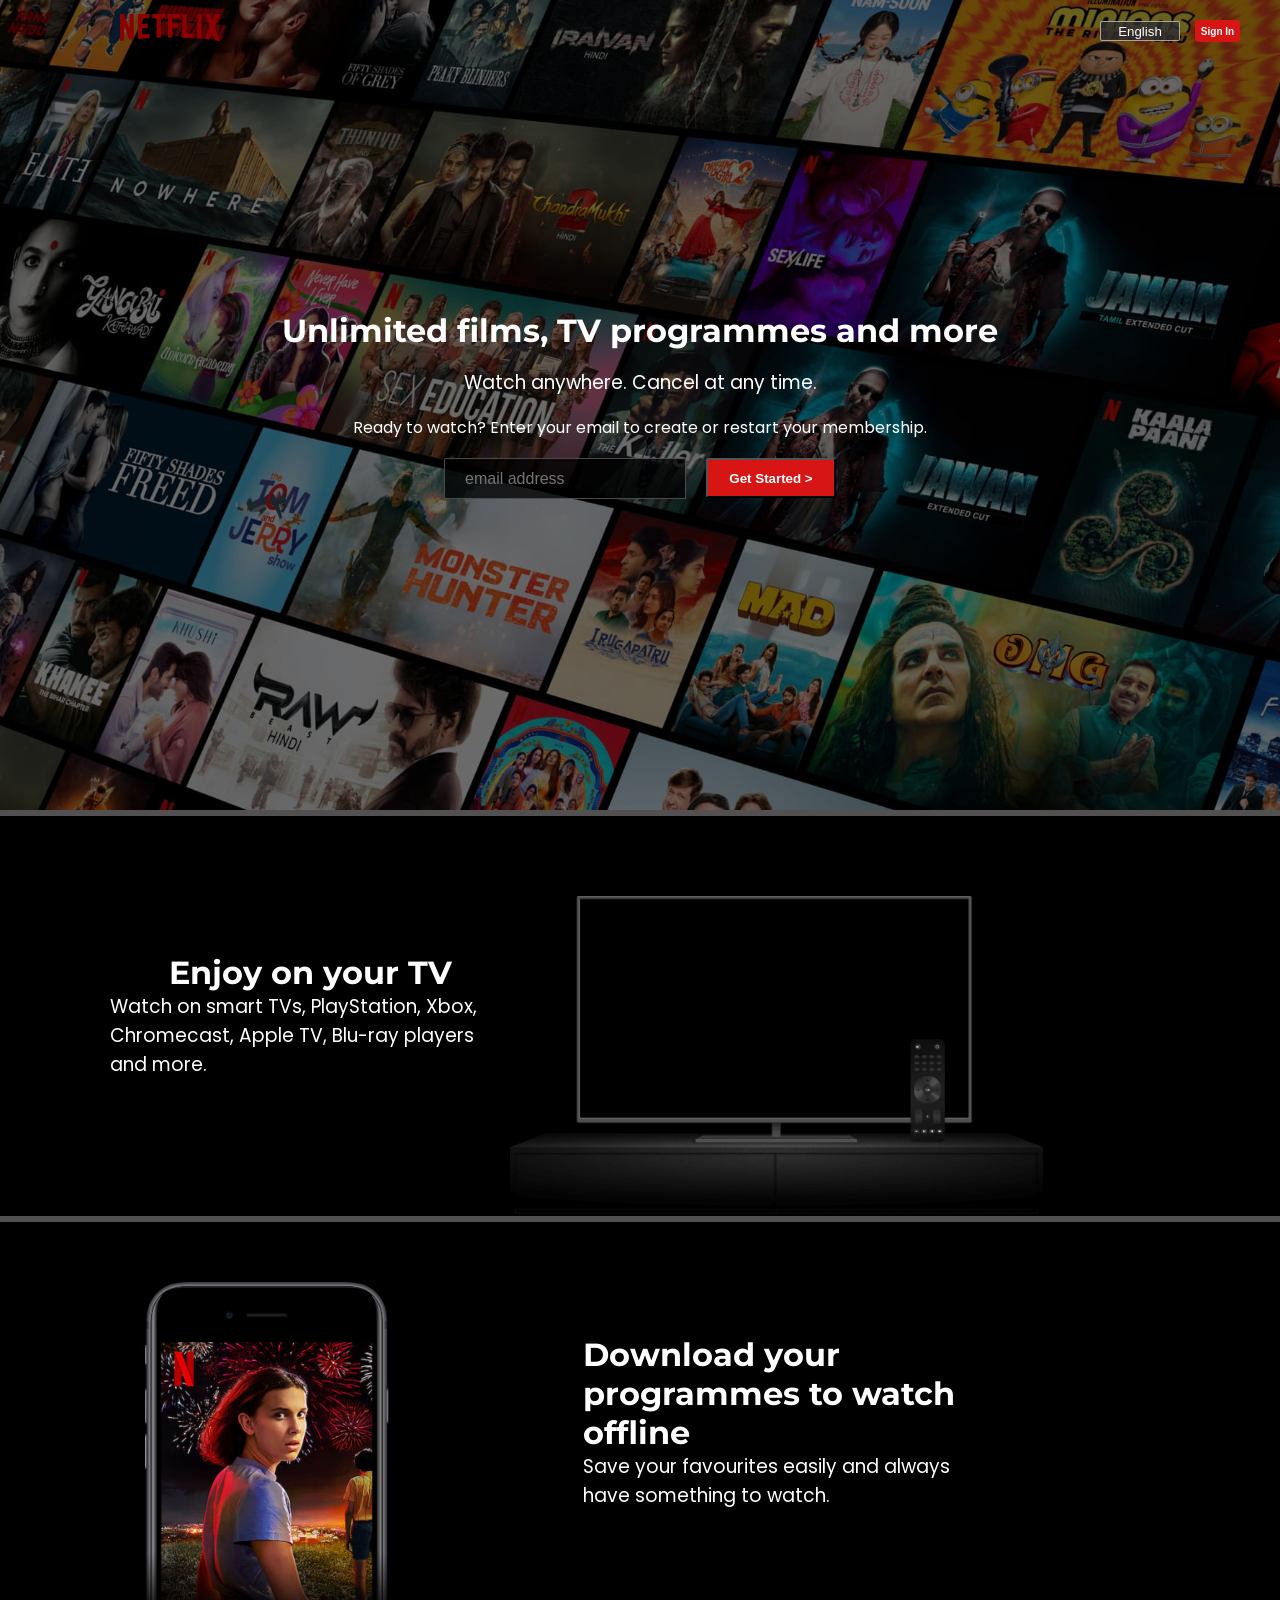
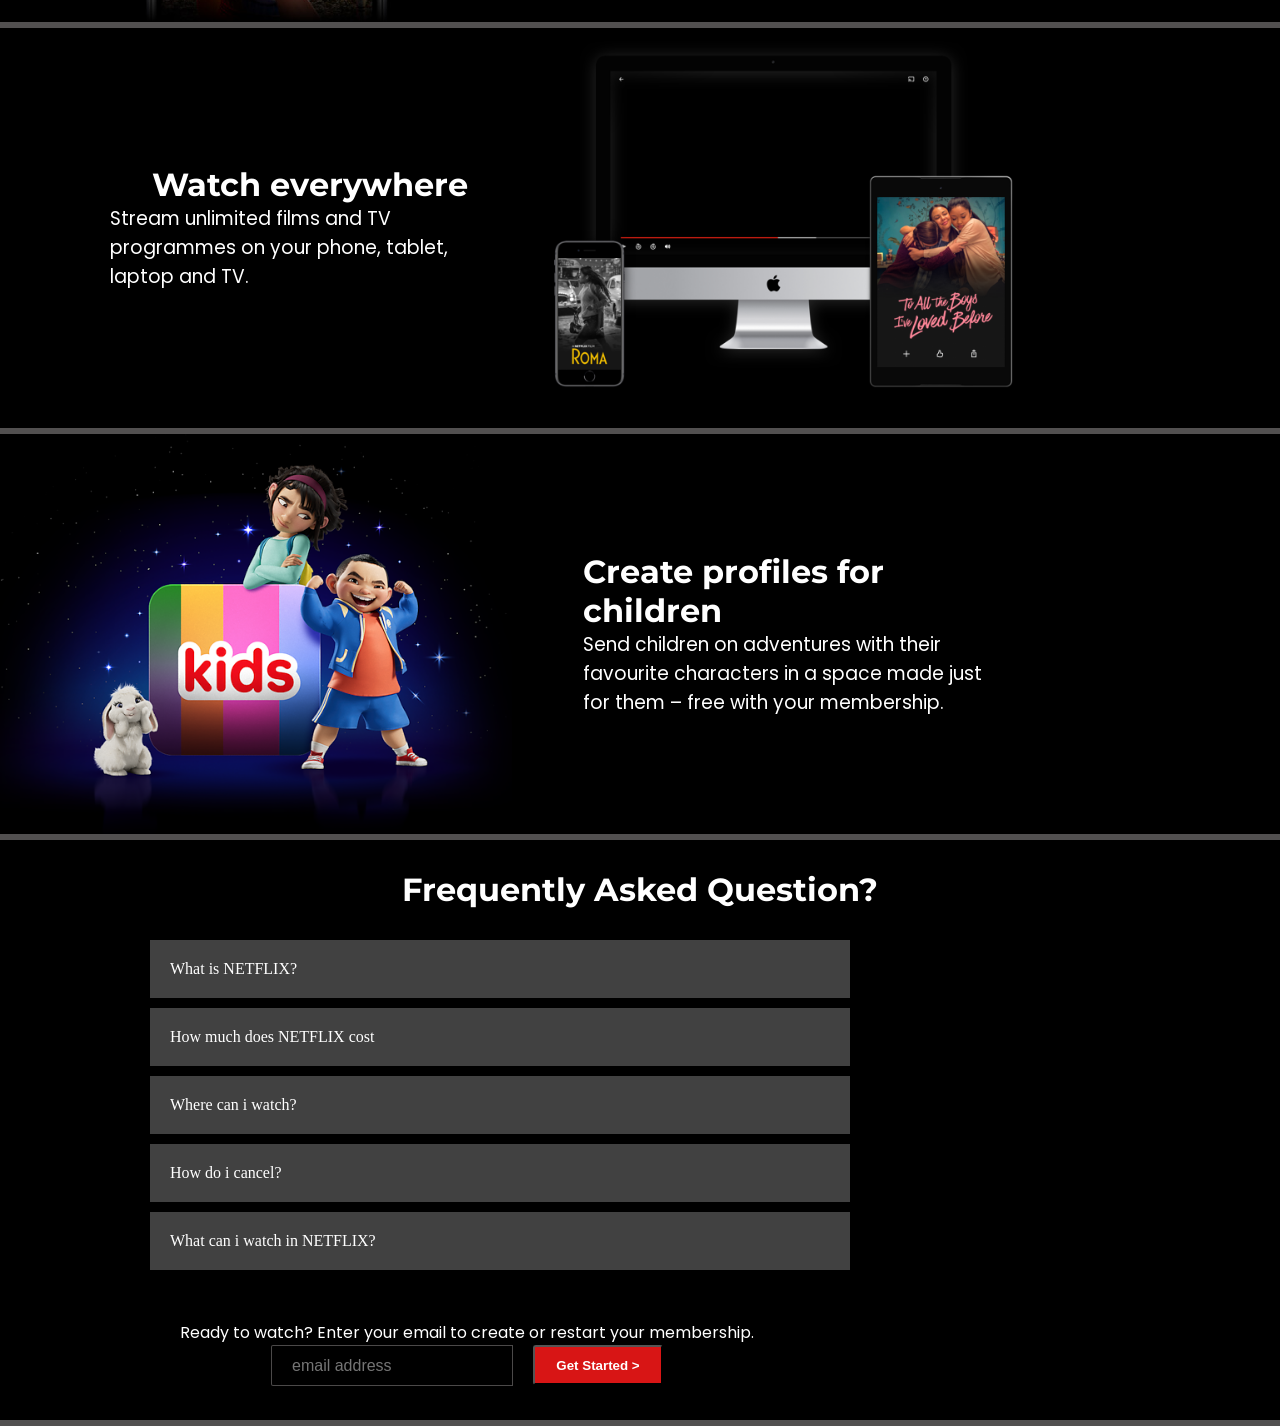
<file: netflix.html>
<!DOCTYPE html>
<html lang="en">

<head>
    <meta charset="UTF-8">
    <meta name="viewport" content="width=device-width, initial-scale=1.0">
    <title>NETFLIX</title>
    <link rel="stylesheet" href="style.css">
    <style>
        @import url('https://fonts.googleapis.com/css2?family=Bebas+Neue&display=swap');
        @import url('https://fonts.googleapis.com/css2?family=Poppins:ital,wght@0,100;0,200;0,300;0,400;0,500;0,600;0,700;0,800;0,900;1,100;1,200;1,300;1,400;1,500;1,600;1,700;1,800;1,900&display=swap');
    </style>
    <style>
        @import url('https://fonts.googleapis.com/css2?family=Montserrat:ital,wght@0,100..900;1,100..900&display=swap');
    </style>
</head>

<body>
    <div class="main">
        <div class="box">
            <h1>
                Unlimited films, TV programmes and more</h1>
            <h3>Watch anywhere. Cancel at any time.</h3>
            <h4>Ready to watch? Enter your email to create or restart your membership.</h4>
            <div class="email-container">
                <input class="email" type="email" placeholder="email address">
                <button
                    style=" background-color: rgb(216, 21, 21); color: white; font-weight: bold; border-radius: 3px;width: 130px; height: 40px;">Get
                    Started ></button>
            </div>
        </div>
        <div class="nav">
            <img class="logo" src="/gitdemo2.0/media/images/logo.svg" alt="">
            <div class="butt">
                <button
                    style="background-color: rgba(48, 48, 48, 0.819); color: white; height: 20px; width: 80px; border: 0.6px solid rgba(255, 255, 255, 0.556); border-radius: 2px;">English</button>
                <button
                    style="background-color: rgb(216, 21, 21); color: white; height: 22px; width: 45px; font-size: 10px; border-radius: 4px; font-weight: bold; border: none;">Sign
                    In</button>
            </div>
        </div>
    </div>
    <div class="body1">
        <div class="para">
            <h1>Enjoy on your TV</h1>
            <h3>Watch on smart TVs, PlayStation, Xbox, Chromecast, Apple TV, Blu-ray players and more.</h3>
        </div>
        <img class="tv" src="/gitdemo2.0/media/images/tv.png" alt="">
    </div>
    <div class="body2">
        <img src="/gitdemo2.0/media/images/mobile-0819.jpg" alt="">
        <div class="para1">
            <h1>Download your programmes to watch offline</h1>
            <h3>Save your favourites easily and always have something to watch.</h3>
        </div>
    </div>
    <div class="body3">
        <div class="para2">
            <h1>Watch everywhere</h1>
            <h3>Stream unlimited films and TV programmes on your phone, tablet, laptop and TV.</h3>
        </div>
        <img class="tv" src="/gitdemo2.0/media/images/device-pile.png" alt="">
    </div>
    <div class="body2">
        <img src="/gitdemo2.0/media/images/kids.png" alt="">
        <div class="para1">
            <h1>Create profiles for children</h1>
            <h3>Send children on adventures with their favourite characters in a space made just for them – free with
                your membership.</h3>
        </div>
    </div>
    <div class="body4">
        <h1>Frequently Asked Question?</h1>
        <div class="para5">
            <div class="paraa">What is NETFLIX?</div>
            <div class="paraa">How much does NETFLIX cost</div>
            <div class="paraa">Where can i watch?</div>
            <div class="paraa">How do i cancel?</div>
            <div class="paraa">What can i watch in NETFLIX?</div>
        </div>
        <div class="box2">
            <h4>Ready to watch? Enter your email to create or restart your membership.</h4>
            <div class="email-container">
                <input class="email" type="email" placeholder="email address">
                <button
                    style=" background-color: rgb(216, 21, 21); color: white; font-weight: bold; border-radius: 3px;width: 130px; height: 40px;">Get
                    Started ></button>
            </div>
        </div>
    </div>

</body>

</html>
</file>
<file: style.css>
@import url('https://fonts.googleapis.com/css2?family=Bebas+Neue&display=swap');
@import url('https://fonts.googleapis.com/css2?family=Montserrat:ital,wght@0,100..900;1,100..900&display=swap');
@import url('https://fonts.googleapis.com/css2?family=Poppins:ital,wght@0,100;0,200;0,300;0,400;0,500;0,600;0,700;0,800;0,900;1,100;1,200;1,300;1,400;1,500;1,600;1,700;1,800;1,900&display=swap');

* {
    margin: 0;
    padding: 0;
}

html {
    background-color: black;
}

.main {
    background-image: url("/gitdemo2.0/media/images/bg.jpg");
    height: 90vh;
    background-position: center;
    background-repeat: no-repeat;
    background-size: cover;
    position: relative;

}

.logo {
    width: 100px;
    padding-left: 120px;
    padding-top: 14px;
}

.box {
    background-color: rgba(0, 0, 0, 0.447);
    height: 90vh;
    width: 100%;
    display: flex;
    flex-direction: column;
    justify-content: center;
    align-items: center;
    position: absolute;
    gap: 18px;

}

h1 {
    color: white;
    display: flex;
    font-weight: 900;
    font-family: "Montserrat", sans-serif;
    font-optical-sizing: auto;
    font-weight: bold;
    font-style: normal;

}

h3,
h4 {
    color: white;
    font-family: "Poppins", sans-serif;
    font-optical-sizing: auto;
    font-weight: 400;
    font-style: normal;
}

.email {
    flex: 1;
    padding: 16px 20px;
    font-size: 16px;
    border: none;
    outline: none;
    border-radius: 2px 0 0 2px;
    background-color: rgba(0, 0, 0, 0.749);
    color: white;
    border: 1px solid rgba(92, 90, 90, 0.818);
    height: 7px;
    /* width: 350px;
    height: 35px; */
}

.email-container {
    display: flex;
    gap: 20px;

    /* max-width: 600px;
  width: 100%;
  margin: auto;
  margin-top: 30px; */
}

.butt {
    /* display: flex;
    gap: 15px;
    justify-content:right;
    margin: 0px; */
    /* transform: translateX(73%) translateY(-150%);
    display: flex;
    gap: 15px; */
    display: flex;
    justify-content: flex-end;
    align-items: center;
    gap: 15px;
    position: absolute;
    top: 20px;
    right: 40px;

}

.butt button {
    font-family: "poppines", sans-serif;
}

.body1 {
    border-top: 6px solid rgb(82, 80, 80);
    border-bottom: 6px solid rgb(82, 80, 80);
    display: flex;
    height: 400px;
    width: 100%;
}

.para {
    display: flex;
    flex-direction: column;

    align-items: center;
    justify-content: center;
    width: 400px;
    margin-left: 110px;
}

.tv {}

.body2 {
    border-bottom: 6px solid rgb(82, 80, 80);
    display: flex;
    height: 400px;
    width: 100%;
}

.para1 {
    display: flex;
    flex-direction: column;

    align-items: center;
    justify-content: center;
    width: 400px;
    margin-left: 50px;
}

.body3 {
    border-bottom: 6px solid rgb(82, 80, 80);
    display: flex;
    height: 400px;
    width: 100%;
}

.para2 {
    display: flex;
    flex-direction: column;

    align-items: center;
    justify-content: center;
    width: 400px;
    margin-left: 110px;
}

.body4 {
    border-bottom: 6px solid rgb(82, 80, 80);
    height: 550px;
    width: 100%;
    display: flex;
    justify-content: center;
    margin-top: 30px;
    position: relative;
}

.para5 {
    color: white;
    display: flex;
    flex-direction: column;
    justify-content: center;
    left: 150px;
    position: absolute;
    top: 60px;
    width: 700px;
}

.paraa {

    margin-top: 10px;
    padding: 20px;
    background-color: rgba(170, 169, 169, 0.385);
}

.box2 {

    display: flex;
    flex-direction: column;
    justify-content: center;
    align-items: center;
    position: absolute;
    left: 180px;
    top: 450px;
}

.line {}
</file>
